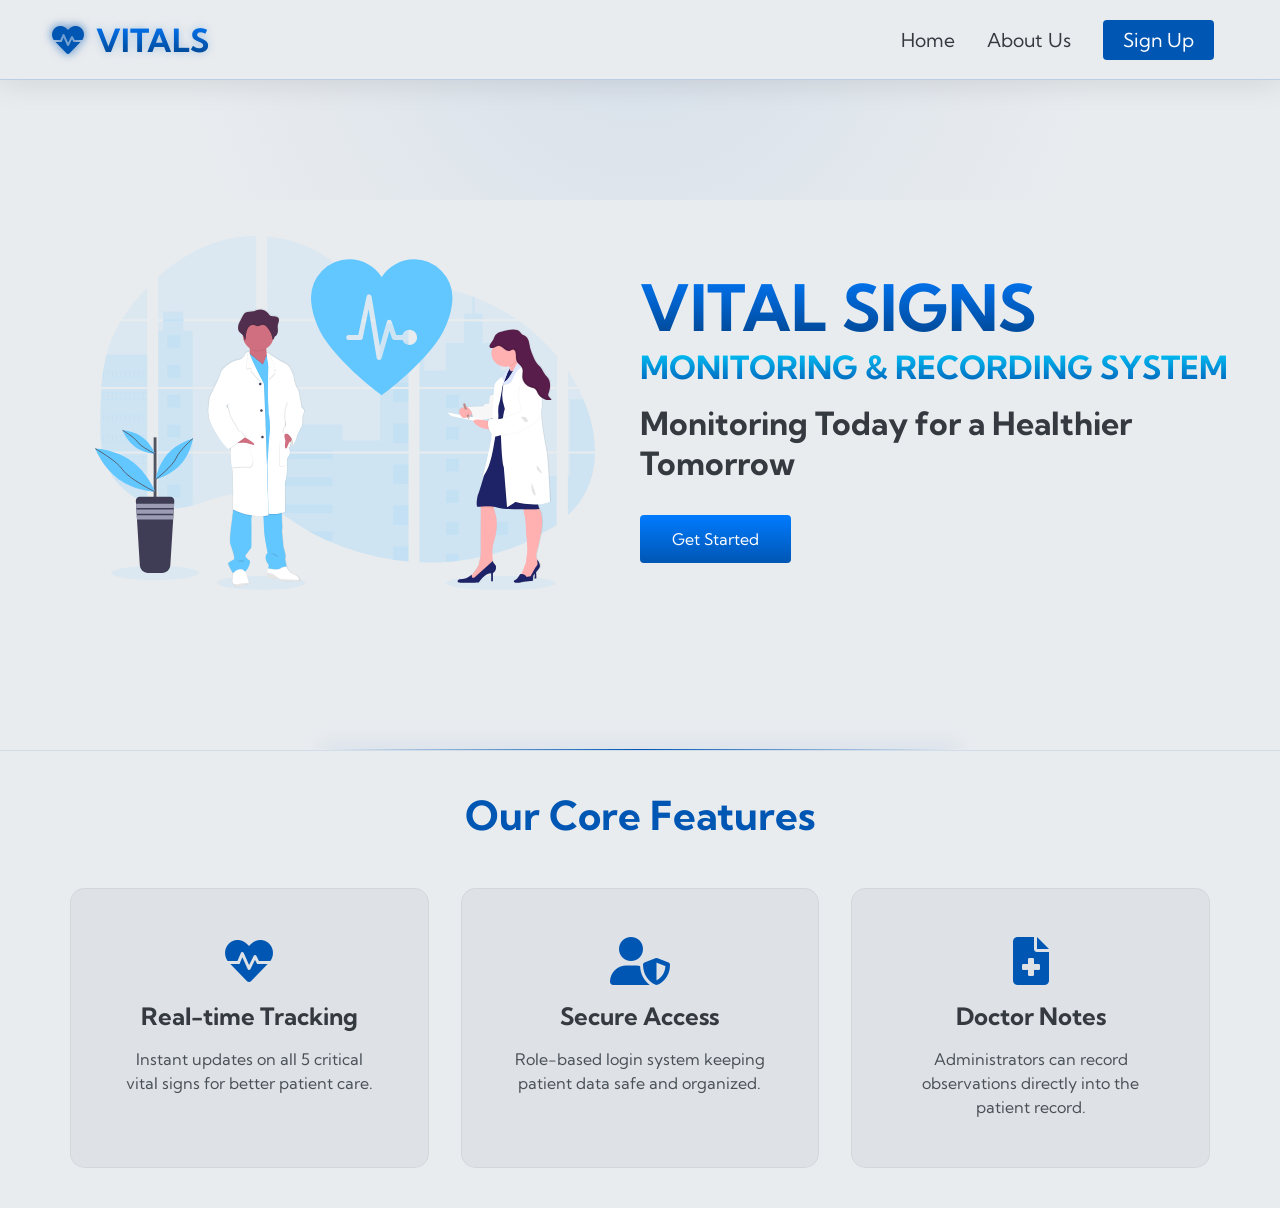
<file: index.html>
<!doctype html>
<html lang="en">
  <head>
    <meta charset="UTF-8" />
    <meta name="viewport" content="width=device-width, initial-scale=1.0" />
    <title>VITALS | Monitoring System</title>
    <link rel="stylesheet" href="style.css" />
    <link
      rel="stylesheet"
      href="https://cdnjs.cloudflare.com/ajax/libs/font-awesome/6.0.0/css/all.min.css"
    />
    <link
      href="https://fonts.googleapis.com/css2?family=Kumbh+Sans:wght@400;700&display=swap"
      rel="stylesheet"
    />
  </head>
  <body>
    <!-- Login -->
    <div class="modal" id="login-modal">
      <div class="modal__content">
        <span class="close-btn">&times;</span>
        <form class="modal__form" id="login-form">
          <h1>Welcome Back!!</h1>
          <p>Login to your VITALS account</p>
          <div class="form__inputs">
            <label>Email</label>
            <input
              type="email"
              name="email"
              placeholder="Enter your email"
              required
            />
          </div>
          <div class="form__inputs">
            <label>Password</label>
            <input
              type="password"
              name="password"
              placeholder="Enter your password"
              required
            />
          </div>
          <button type="submit" class="modal__btn-submit">Login</button>
          <a href="#" class="forgot-pass">Forgot password?</a>
        </form>
      </div>
    </div>

    <!-- SignUp -->
    <div class="modal" id="signup-modal">
      <div class="modal__content">
        <span class="close-btn" id="close-signup">&times;</span>
        <form class="modal__form" id="signup-form">
          <h1>Create Account</h1>
          <p>Join the VITALS community today</p>
          <div class="form__inputs">
            <label>Full Name</label>
            <input
              type="text"
              name="fullname"
              placeholder="Enter your name"
              required
            />
          </div>
          <div class="form__inputs">
            <label>Email</label>
            <input
              type="email"
              name="email"
              placeholder="Enter your email"
              required
            />
          </div>
          <div class="form__inputs">
            <label>Password</label>
            <input
              type="password"
              name="password"
              placeholder="Create a password"
              required
            />
          </div>
          <button type="submit" class="modal__btn-submit">Sign Up</button>
          <p class="switch-form">
            Already have an account? <a href="#" id="to-login">Login</a>
          </p>
        </form>
      </div>
    </div>

    <!-- NavBar -->
    <nav class="navbar">
      <div class="navbar__container">
        <a href="index.html" id="navbar__logo"
          ><i class="fa-solid fa-heart-pulse"></i> VITALS</a
        >
        <div class="navbar__toggle" id="mobile-menu">
          <span class="bar"></span>
          <span class="bar"></span>
          <span class="bar"></span>
        </div>
        <ul class="navbar__menu">
          <li class="navbar__item">
            <a href="index.html" class="navbar__links">Home</a>
          </li>
          <li class="navbar__item">
            <a href="about.html" class="navbar__links">About Us</a>
          </li>
          <li class="navbar__btn">
            <a href="#" class="button nav__btn-signup">Sign Up</a>
          </li>
        </ul>
      </div>
    </nav>

    <!-- Features -->
    <main class="main">
      <div class="main__container">
        <div class="main__img--container">
          <img
            src="img/undraw_medicine_hqqg.svg"
            alt="doctor"
            class="main__img"
          />
        </div>
        <div class="main__content">
          <h1>VITAL SIGNS</h1>
          <h2>MONITORING & RECORDING SYSTEM</h2>
          <p>Monitoring Today for a Healthier Tomorrow</p>
          <button class="main__btn" id="get-started">Get Started</button>
        </div>
      </div>
    </main>

    <section class="features" id="services">
      <h1>Our Core Features</h1>
      <div class="features__container">
        <div class="features__card">
          <i class="fa-solid fa-heart-pulse"></i>
          <h2>Real-time Tracking</h2>
          <p>
            Instant updates on all 5 critical vital signs for better patient
            care.
          </p>
        </div>
        <div class="features__card">
          <i class="fa-solid fa-user-shield"></i>
          <h2>Secure Access</h2>
          <p>
            Role-based login system keeping patient data safe and organized.
          </p>
        </div>
        <div class="features__card">
          <i class="fa-solid fa-file-medical"></i>
          <h2>Doctor Notes</h2>
          <p>
            Administrators can record observations directly into the patient
            record.
          </p>
        </div>
      </div>
    </section>

    <script src="web.js"></script>
  </body>
</html>
</file>
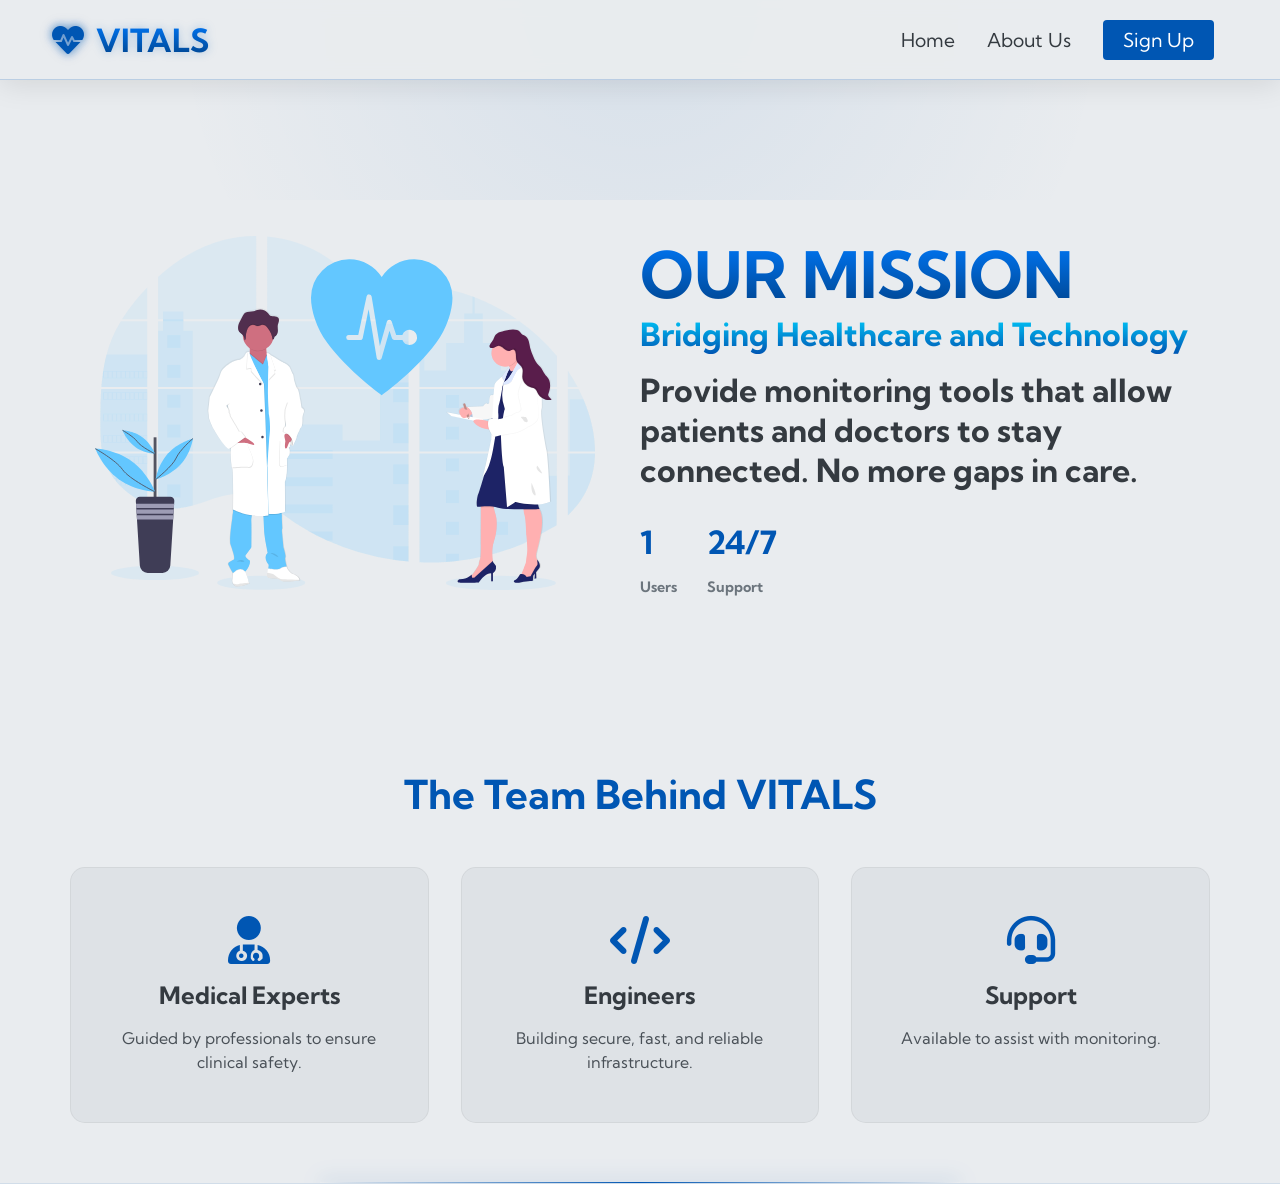
<file: about.html>
<!doctype html>
<html lang="en">
  <head>
    <meta charset="UTF-8" />
    <meta name="viewport" content="width=device-width, initial-scale=1.0" />
    <title>About Us | VITALS</title>
    <link rel="stylesheet" href="style.css" />
    <link
      rel="stylesheet"
      href="https://cdnjs.cloudflare.com/ajax/libs/font-awesome/6.0.0/css/all.min.css"
    />
    <link
      href="https://fonts.googleapis.com/css2?family=Kumbh+Sans:wght@400;700&display=swap"
      rel="stylesheet"
    />
  </head>
  <body>
    <!-- Login -->
    <div class="modal" id="login-modal">
      <div class="modal__content">
        <span class="close-btn">&times;</span>
        <form class="modal__form" id="login-form">
          <h1>Welcome Back!!</h1>
          <p>Login to your VITALS account</p>
          <div class="form__inputs">
            <label>Email</label>
            <input
              type="email"
              name="email"
              placeholder="Enter your email"
              required
            />
          </div>
          <div class="form__inputs">
            <label>Password</label>
            <input
              type="password"
              name="password"
              placeholder="Enter your password"
              required
            />
          </div>
          <button type="submit" class="modal__btn-submit">Login</button>
          <a href="#" class="forgot-pass">Forgot password?</a>
        </form>
      </div>
    </div>

    <!-- Signup -->
    <div class="modal" id="signup-modal">
      <div class="modal__content">
        <span class="close-btn" id="close-signup">&times;</span>
        <form class="modal__form" id="signup-form">
          <h1>Create Account</h1>
          <p>Join the VITALS community today</p>
          <div class="form__inputs">
            <label>Full Name</label>
            <input
              type="text"
              name="fullname"
              placeholder="Enter your name"
              required
            />
          </div>
          <div class="form__inputs">
            <label>Email</label>
            <input
              type="email"
              name="email"
              placeholder="Enter your email"
              required
            />
          </div>
          <div class="form__inputs">
            <label>Password</label>
            <input
              type="password"
              name="password"
              placeholder="Create a password"
              required
            />
          </div>
          <button type="submit" class="modal__btn-submit">Sign Up</button>
          <p class="switch-form">
            Already have an account? <a href="#" id="to-login">Login</a>
          </p>
        </form>
      </div>
    </div>

    <!-- NavBar -->
    <nav class="navbar">
      <div class="navbar__container">
        <a href="index.html" id="navbar__logo"
          ><i class="fa-solid fa-heart-pulse"></i> VITALS</a
        >
        <div class="navbar__toggle" id="mobile-menu">
          <span class="bar"></span>
          <span class="bar"></span>
          <span class="bar"></span>
        </div>
        <ul class="navbar__menu">
          <li class="navbar__item">
            <a href="index.html" class="navbar__links">Home</a>
          </li>
          <li class="navbar__item">
            <a href="about.html" class="navbar__links">About Us</a>
          </li>
          <li class="navbar__btn">
            <a href="index.html?signup=true" class="button">Sign Up</a>
          </li>
        </ul>
      </div>
    </nav>

    <!-- Content -->
    <div class="main">
      <div class="main__container">
        <div class="main__img--container">
          <img
            src="img/undraw_medicine_hqqg.svg"
            alt="About Vitals"
            class="main__img"
          />
        </div>
        <div class="main__content">
          <h1>OUR MISSION</h1>
          <h2>Bridging Healthcare and Technology</h2>
          <p>
            Provide monitoring tools that allow patients and doctors to stay
            connected. No more gaps in care.
          </p>
          <div class="about__stats">
            <div class="stat-item">
              <span>1</span>
              <p>Users</p>
            </div>
            <div class="stat-item">
            <div class="stat-item">
              <span>24/7</span>
              <p>Support</p>
            </div>
          </div>
        </div>
      </div>
    </div>

    <!-- Team -->
    <section class="features">
      <h1>The Team Behind VITALS</h1>
      <div class="features__wrapper">
        <div class="features__card">
          <i class="fa-solid fa-user-doctor"></i>
          <h2>Medical Experts</h2>
          <p>Guided by professionals to ensure clinical safety.</p>
        </div>
        <div class="features__card">
          <i class="fa-solid fa-code"></i>
          <h2>Engineers</h2>
          <p>Building secure, fast, and reliable infrastructure.</p>
        </div>
        <div class="features__card">
          <i class="fa-solid fa-headset"></i>
          <h2>Support</h2>
          <p>Available to assist with monitoring.</p>
        </div>
      </div>
    </section>

    <script src="web.js"></script>
  </body>
</html>
</file>
<file: style.css>
/* --- GLOBAL STYLES --- */
* {
  box-sizing: border-box;
  margin: 0;
  padding: 0;
  font-family: "Kumbh Sans", sans-serif;
}

html,
body {
  background-color: #e9ecef; /* Soft Gray Body */
  overflow-x: hidden;
  overflow-y: auto;
}

/* --- NAVBAR --- */
.navbar {
  background: rgba(233, 236, 239, 0.95); /* Semi-transparent Gray */
  backdrop-filter: blur(10px);
  -webkit-backdrop-filter: blur(10px);
  height: 80px;
  display: flex;
  justify-content: center;
  align-items: center;
  font-size: 1.2rem;
  position: fixed;
  top: 0;
  width: 100%;
  z-index: 10001;
  border-bottom: 1px solid rgba(0, 86, 179, 0.2);
  box-shadow: 0 4px 30px rgba(0, 0, 0, 0.1);
}

.navbar__container {
  display: flex;
  justify-content: space-between;
  align-items: center;
  height: 80px;
  z-index: 1;
  width: 100%;
  max-width: 1300px;
  margin: 0 auto;
  padding: 0 50px;
}

#navbar__logo {
  background-color: #0056b3;
  background-image: linear-gradient(to top, #004085 0%, #007bff 100%);
  background-size: 100%;
  background-clip: text;
  -webkit-background-clip: text;
  -webkit-text-fill-color: transparent;
  display: flex;
  align-items: center;
  cursor: pointer;
  text-decoration: none;
  font-size: 2rem;
  font-weight: bold;
  filter: drop-shadow(0 0 5px rgba(0, 86, 179, 0.3));
}

#navbar__logo i {
  -webkit-text-fill-color: #0056b3;
  margin-right: 10px;
  filter: drop-shadow(0 0 5px rgba(0, 86, 179, 0.5));
  font-weight: 900;
}

.navbar__menu {
  display: flex;
  align-items: center;
  list-style: none;
}

.navbar__item {
  height: 80px;
}

.navbar__links {
  color: #343a40; 
  display: flex;
  align-items: center;
  text-decoration: none;
  padding: 0.5rem 1rem;
  height: 100%;
  transition: all 0.3s ease;
}

.navbar__links:hover {
  color: #0056b3;
}

.navbar__btn {
  display: flex;
  justify-content: center;
  align-items: center;
  padding: 0 1rem;
  height: 80px;
}

.button {
  display: flex;
  justify-content: center;
  align-items: center;
  text-decoration: none;
  padding: 10px 20px;
  height: 40px;
  border-radius: 4px;
  background-color: #0056b3;
  color: #fff;
  transition: all 0.3s ease;
}

.button:hover {
  background-color: #007bff;
}

/* --- HERO SECTION --- */
.main {
  background-color: #e9ecef;
  padding: 100px 0 20px 0;
  position: relative;
  border-bottom: 1px solid rgba(0, 86, 179, 0.1);
  overflow: hidden;
}

.main::before {
  content: "";
  position: absolute;
  top: 0;
  left: 50%;
  transform: translateX(-50%);
  width: 100%;
  height: 200px;
  background: radial-gradient(
    circle at top,
    rgba(0, 86, 179, 0.08) 0%,
    transparent 70%
  );
  pointer-events: none;
}

.main::after {
  content: "";
  position: absolute;
  bottom: 0;
  left: 50%;
  transform: translateX(-50%);
  width: 50%;
  height: 1px;
  background: linear-gradient(to right, transparent, #0056b3, transparent);
  box-shadow: 0 0 20px #0056b3;
}

.main__container {
  display: grid;
  grid-template-columns: 1fr 1fr;
  align-items: center;
  justify-self: center;
  margin: 0 auto;
  min-height: 70vh;
  width: 100%;
  max-width: 1300px;
  padding: 0 50px;
  position: relative;
  z-index: 1;
}

.main__content h1 {
  font-size: 4rem;
  background-image: linear-gradient(to top, #004085 0%, #007bff 100%);
  background-clip: text;
  -webkit-background-clip: text;
  -webkit-text-fill-color: transparent;
}

.main__content h2 {
  font-size: 2rem;
  background-image: linear-gradient(to top, #0056b3 0%, #00d2ff 100%);
  background-clip: text;
  -webkit-background-clip: text;
  -webkit-text-fill-color: transparent;
}

.main__content p {
  margin-top: 1rem;
  font-size: 2rem;
  font-weight: 700;
  color: #343a40;
}

.main__btn {
  font-size: 1rem;
  background-image: linear-gradient(to top, #0056b3 0%, #007bff 100%);
  padding: 14px 32px;
  border: none;
  border-radius: 4px;
  margin-top: 2rem;
  cursor: pointer;
  transition: all 0.35s ease;
}

.main__btn {
  color: #fff;
  text-decoration: none;
}

.main__img--container {
  text-align: center;
}

.main__img {
  height: auto;
  width: 100%;
  max-width: 500px;
}

/* --- ABOUT STATS --- */
.about__stats {
  display: flex;
  gap: 30px;
  margin-top: 2rem;
}

.stat-item span {
  font-size: 2rem;
  font-weight: bold;
  color: #0056b3;
  display: block;
}

.stat-item p {
  font-size: 0.9rem !important;
  color: #6c757d !important;
}

/* --- FEATURES --- */
.features {
  background-color: #e9ecef;
  padding: 40px 50px;
  display: flex;
  flex-direction: column;
  align-items: center;
}

.features h1 {
  font-size: 2.5rem;
  color: #0056b3;
  margin-bottom: 3rem;
  text-align: center;
}

.features__container {
  display: grid;
  grid-template-columns: repeat(auto-fit, minmax(300px, 1fr));
  gap: 2rem;
  width: 100%;
  max-width: 1300px;
}

.features__card {
  background: #dee2e6; /* Slightly darker than body */
  padding: 3rem;
  border-radius: 15px;
  text-align: center;
  transition: all 0.3s ease;
  border: 1px solid rgba(0, 0, 0, 0.05);
}

.features__card:hover {
  transform: translateY(-10px);
  border-color: #0056b3;
}

.features__card i {
  font-size: 3rem;
  color: #0056b3;
  margin-bottom: 1rem;
}

.features__card h2 {
  color: #343a40;
  margin-bottom: 1rem;
}

.features__card p {
  color: #495057;
  line-height: 1.5;
}

/* --- FEATURES GRID FIX --- */
.features__container,
.features__wrapper {
  display: grid;
  grid-template-columns: repeat(3, 1fr);
  gap: 2rem;
  width: 100%;
  max-width: 1300px;
  margin: 0 auto;
  padding: 0 20px;
  align-items: stretch; 
}

.features__card {
  background: #dee2e6;
  padding: 3rem;
  border-radius: 15px;
  display: flex;
  flex-direction: column;
  align-items: center;
  text-align: center;
  transition: all 0.3s ease;
  border: 1px solid rgba(0, 0, 0, 0.05);
}


/* --- RESPONSIVE FIX --- */
@media screen and (max-width: 960px) {
  .features__container,
  .features__wrapper {
    grid-template-columns: repeat(2, 1fr);
  }
}

@media screen and (max-width: 600px) {
  .features__container,
  .features__wrapper {
    grid-template-columns: 1fr;
  }
}

/* --- MODAL LAYOUT (Login/Signup) --- */
.modal {
  display: none;
  position: fixed;
  z-index: 10000;
  left: 0;
  top: 0;
  width: 100%;
  height: 100%;
  background-color: rgba(0, 0, 0, 0.5);
  align-items: center;
  justify-content: center;
  backdrop-filter: blur(8px);
}

.modal__content {
  background: #f8f9fa;
  padding: 30px 40px 40px 40px;
  border-radius: 20px;
  border: 1px solid rgba(0, 86, 179, 0.2);
  width: 90%;
  max-width: 450px;
  color: #343a40;
  position: relative;
}

.modal__form {
  display: flex;
  flex-direction: column;
  gap: 20px;
  text-align: center;
}

.modal__form h1 {
  font-size: 2.8rem;
  margin-bottom: 5px;
  background: linear-gradient(to right, #004085, #0056b3);
  background-clip: text;
  -webkit-background-clip: text;
  -webkit-text-fill-color: transparent;
  font-weight: 800;
}

.form__inputs {
  display: flex;
  flex-direction: column;
  text-align: left;
  gap: 8px;
}

.form__inputs label {
  font-size: 0.9rem;
  color: #0056b3;
}

.form__inputs input {
  padding: 12px;
  border-radius: 5px;
  border: 1px solid #ced4da;
  background: #fff;
  color: #343a40;
}

select {
  width: 100%;
  padding: 12px;
  background-color: #f8f9fa;
  color: #495057;
  border: 1px solid #ced4da;
  border-radius: 5px;
  font-family: inherit;
  font-size: 1rem;
  cursor: pointer;
  appearance: none;
  -webkit-appearance: none;
  background-image: url('data:image/svg+xml;charset=US-ASCII,<svg xmlns="http://www.w3.org/2000/svg" width="24" height="24" fill="%230056b3"><path d="M7 10l5 5 5-5z"/></svg>');
  background-repeat: no-repeat;
  background-position: right 12px center;
  background-size: 18px;
}

select option {
  background-color: #fff;
  color: #343a40;
}

select:focus {
  outline: none;
  border-color: #0056b3;
  background-image: url('data:image/svg+xml;charset=US-ASCII,<svg xmlns="http://www.w3.org/2000/svg" width="24" height="24" fill="%230056b3"><path d="M7 10l5 5 5-5z"/></svg>') !important;
}

.modal__btn-submit {
  width: 100%;
  padding: 15px;
  font-size: 1.1rem;
  font-weight: bold;
  text-transform: uppercase;
  letter-spacing: 1px;
  background: #0056b3;
  color: #fff;
  border: none;
  border-radius: 8px;
  cursor: pointer;
  transition: all 0.3s ease;
  margin-top: 10px;
}

.modal__btn-submit:hover {
  background: #007bff;
  transform: translateY(-2px);
  box-shadow: 0 5px 15px rgba(0, 86, 179, 0.3);
}

.close-btn {
  position: absolute;
  top: 20px;
  right: 20px;
  font-size: 30px;
  font-weight: bold;
  color: #0056b3;
  cursor: pointer;
  transition: 0.3s;
  z-index: 101;
}

.close-btn:hover {
  color: #ff4b2b;
  transform: scale(1.2);
}

.switch-form {
  font-size: 0.85rem;
  margin-top: 10px;
  color: #6c757d;
}

.switch-form a {
  color: #0056b3;
  font-weight: bold;
  text-decoration: none;
}


/* --- MOBILE RESPONSIVENESS --- */
@media screen and (max-width: 960px) {
  .navbar__container {
    padding: 0 30px;
  }

  .navbar__toggle {
    display: block;
    position: absolute;
    top: 30px;
    right: 30px;
    cursor: pointer;
    z-index: 10002;
  }

  .navbar__toggle .bar {
    width: 25px;
    height: 3px;
    margin: 5px auto;
    background: #0056b3;
    display: block;
    transition: 0.3s ease;
  }

  .navbar__menu {
    display: flex;
    flex-direction: column;
    width: 100%;
    height: auto;
    position: absolute;
    top: -1000px;
    left: 0;
    opacity: 0;
    background: #e9ecef;
    transition: all 0.5s ease;
    padding-bottom: 2rem;
  }

  .navbar__menu.active {
    top: 80px;
    opacity: 1;
  }

  .navbar__item {
    width: 100%;
  }

  .navbar__links {
    padding: 1.5rem;
    width: 100%;
    display: block;
    text-align: center;
  }

  .navbar__btn {
    padding: 2rem 0;
    width: 100%;
  }

  .button {
    width: 60%;
    margin: 0 auto;
  }

  #mobile-menu.is-active .bar:nth-child(2) {
    opacity: 0;
  }
  #mobile-menu.is-active .bar:nth-child(1) {
    transform: translateY(8px) rotate(45deg);
  }
  #mobile-menu.is-active .bar:nth-child(3) {
    transform: translateY(-8px) rotate(-45deg);
  }

  .main__container {
    grid-template-columns: 1fr;
    padding: 0 20px;
  }
  .main__content {
    order: 2;
    text-align: center;
  }
  .main__content h1 {
    font-size: 2.5rem !important;
  }
}
</file>
